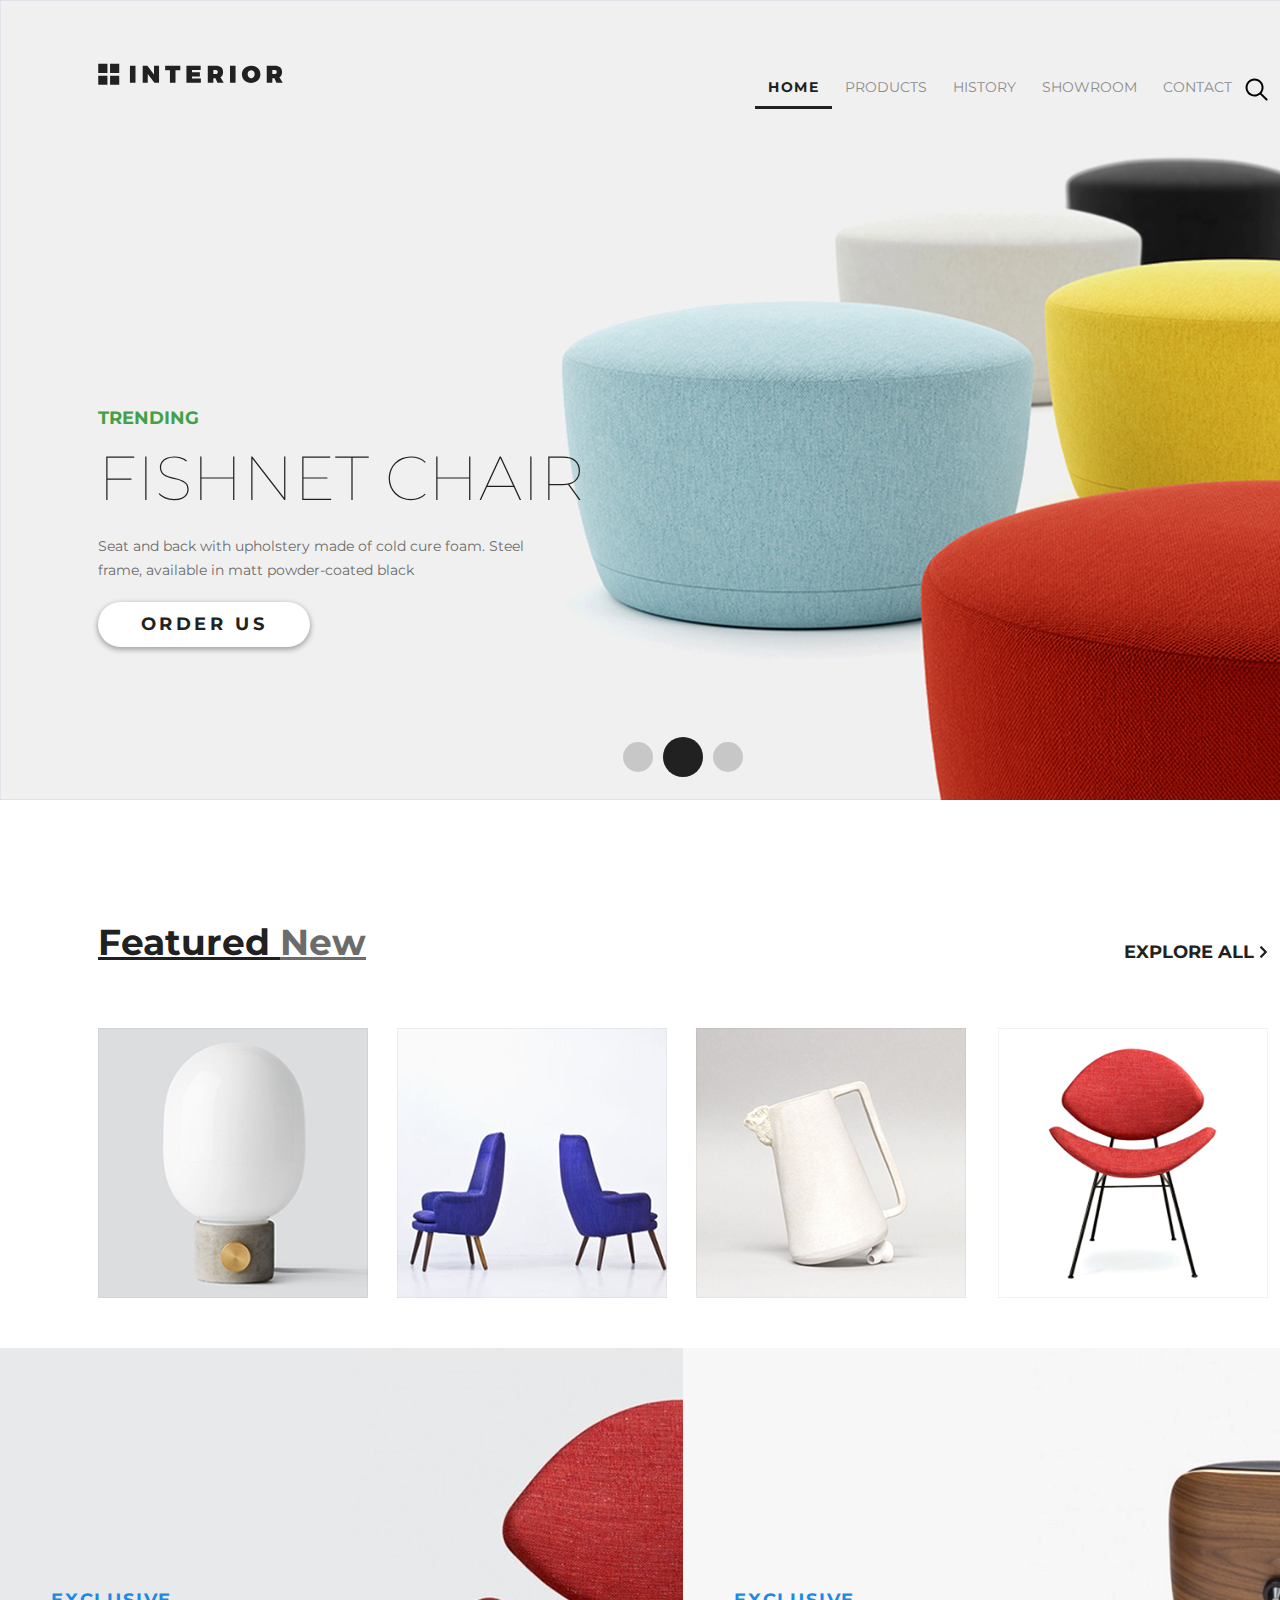
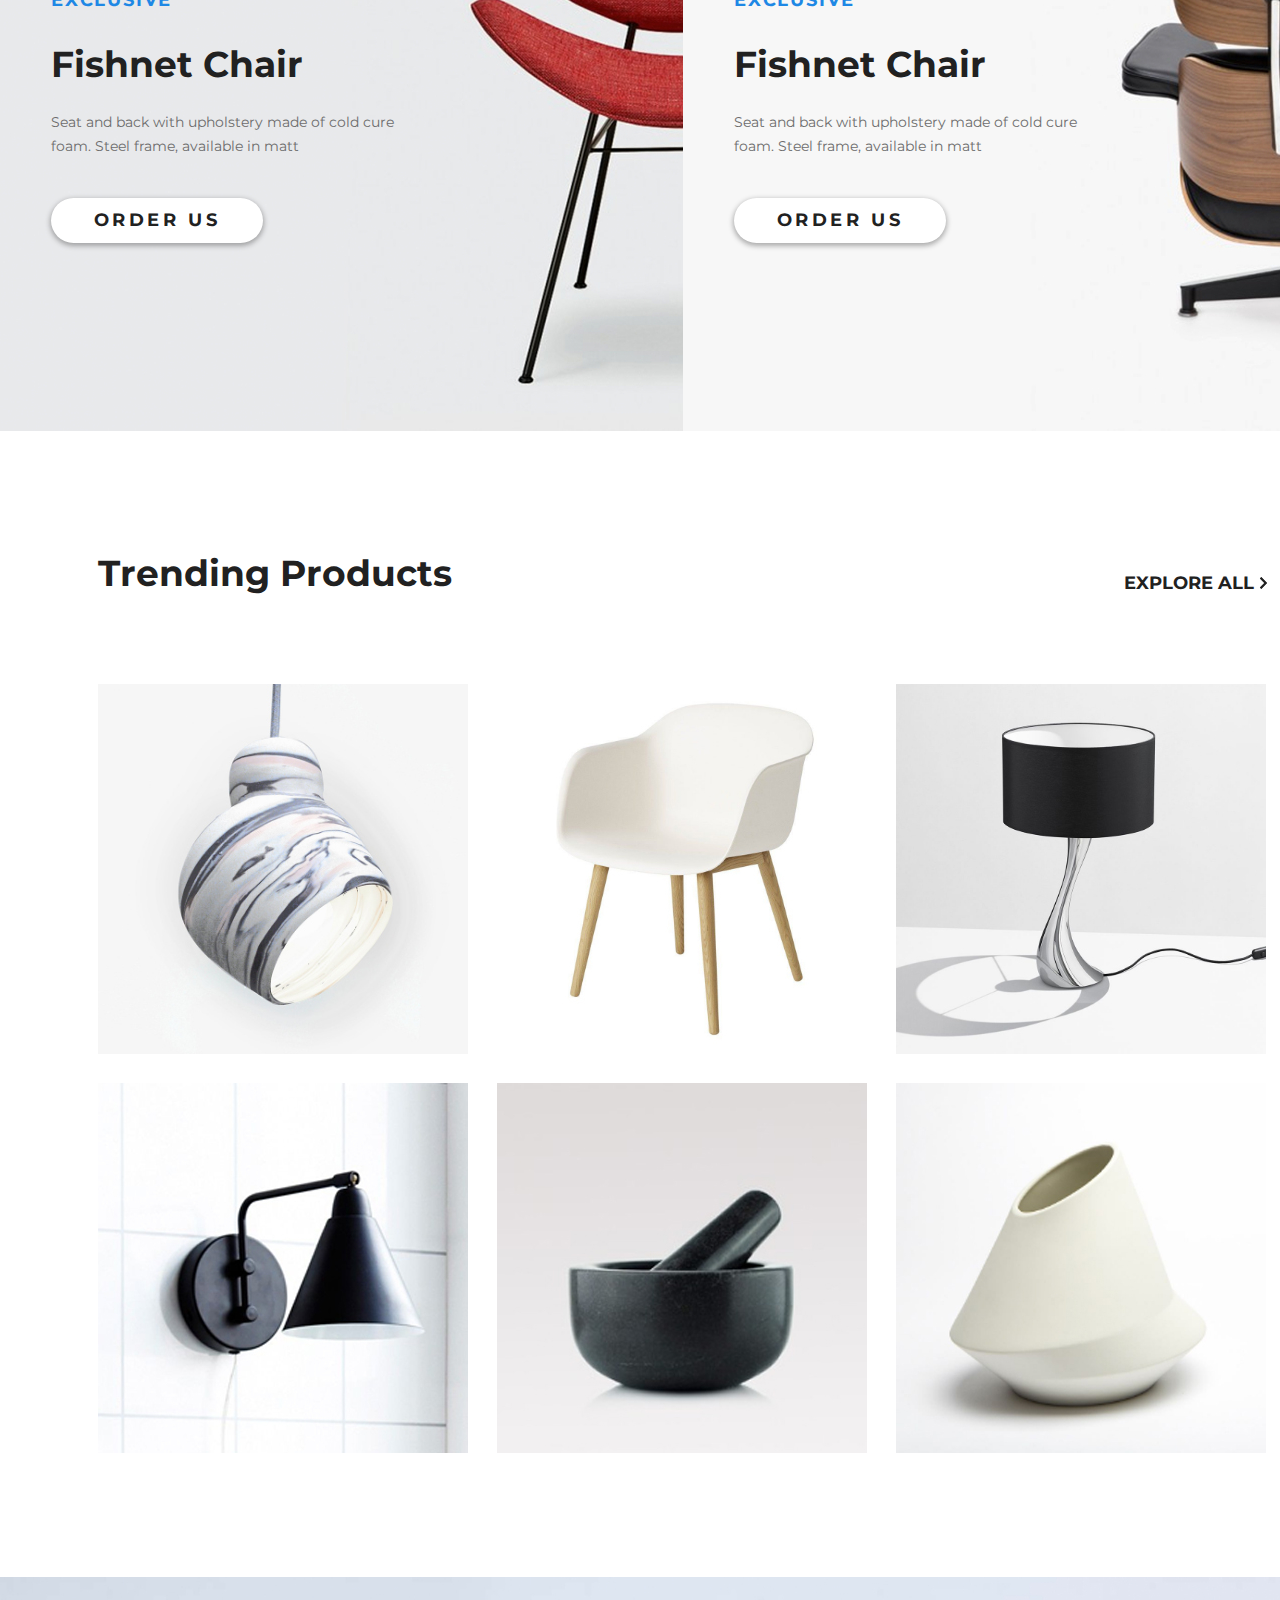
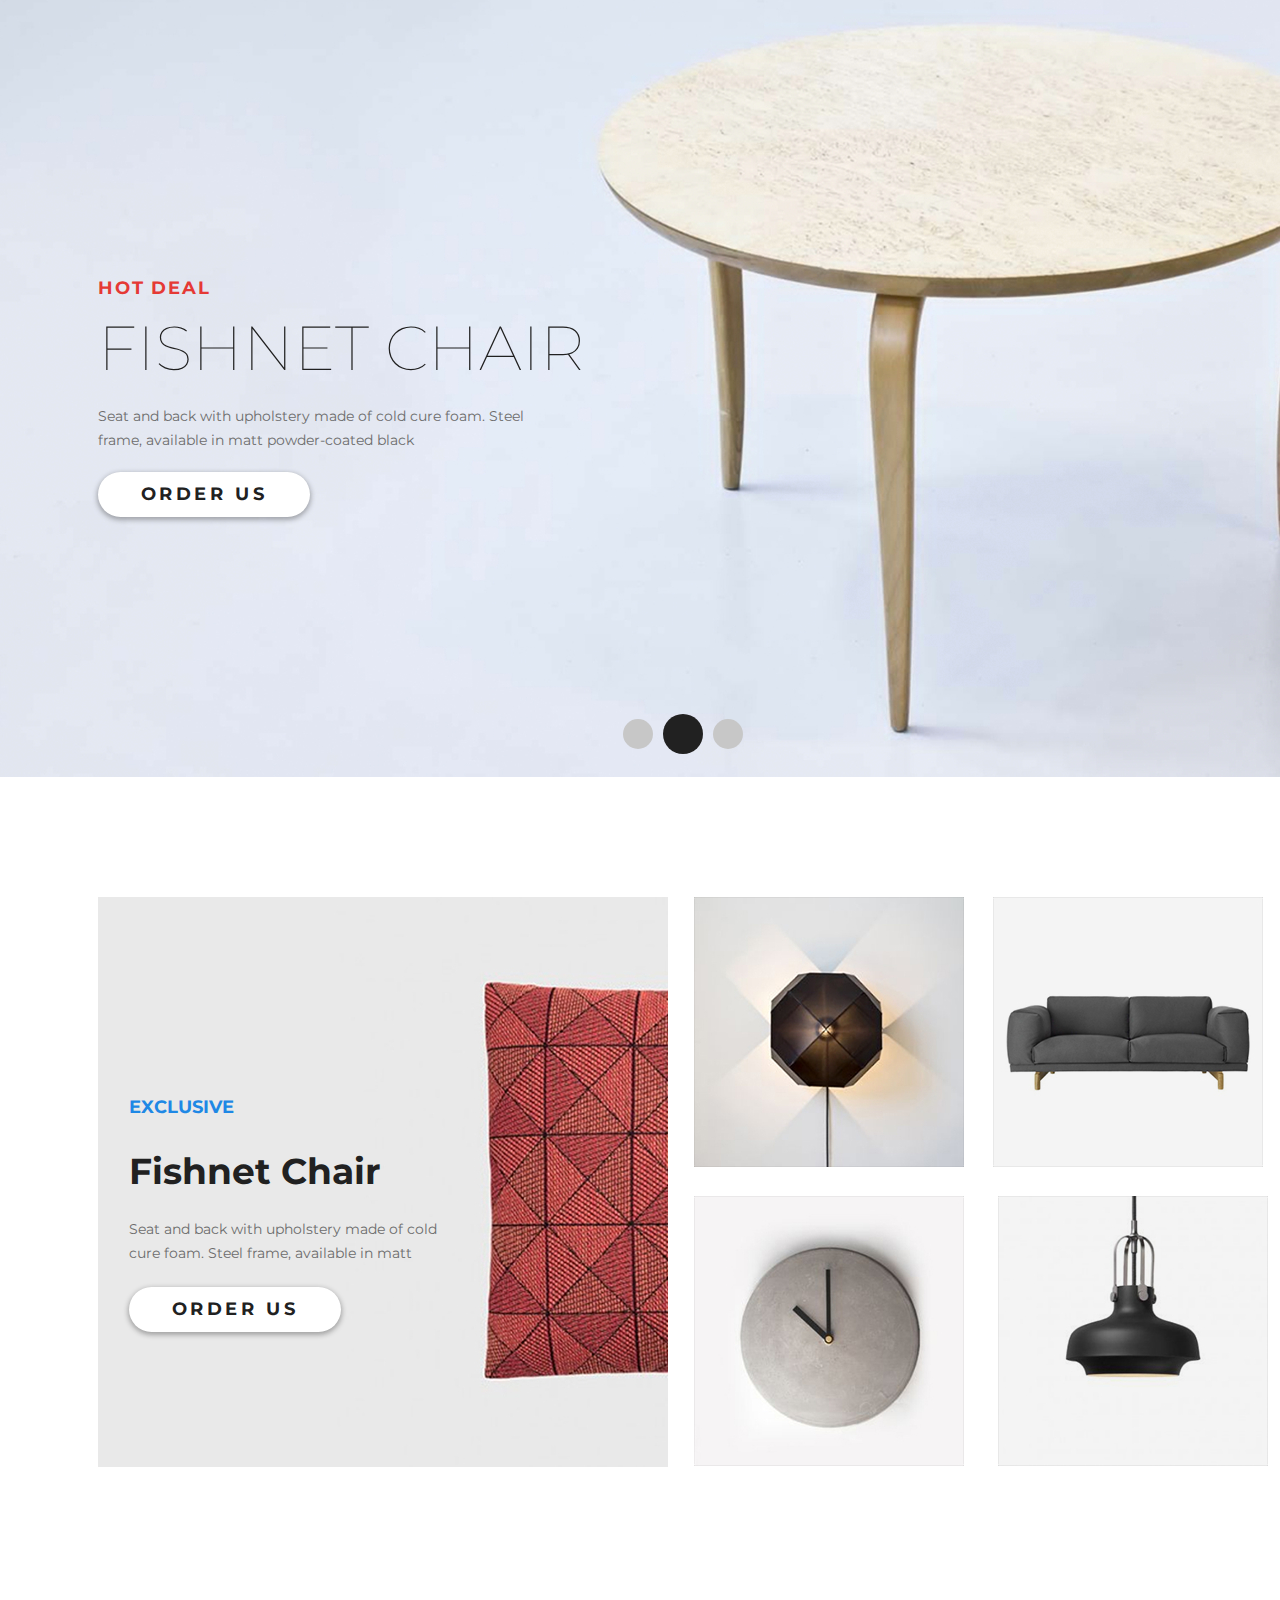
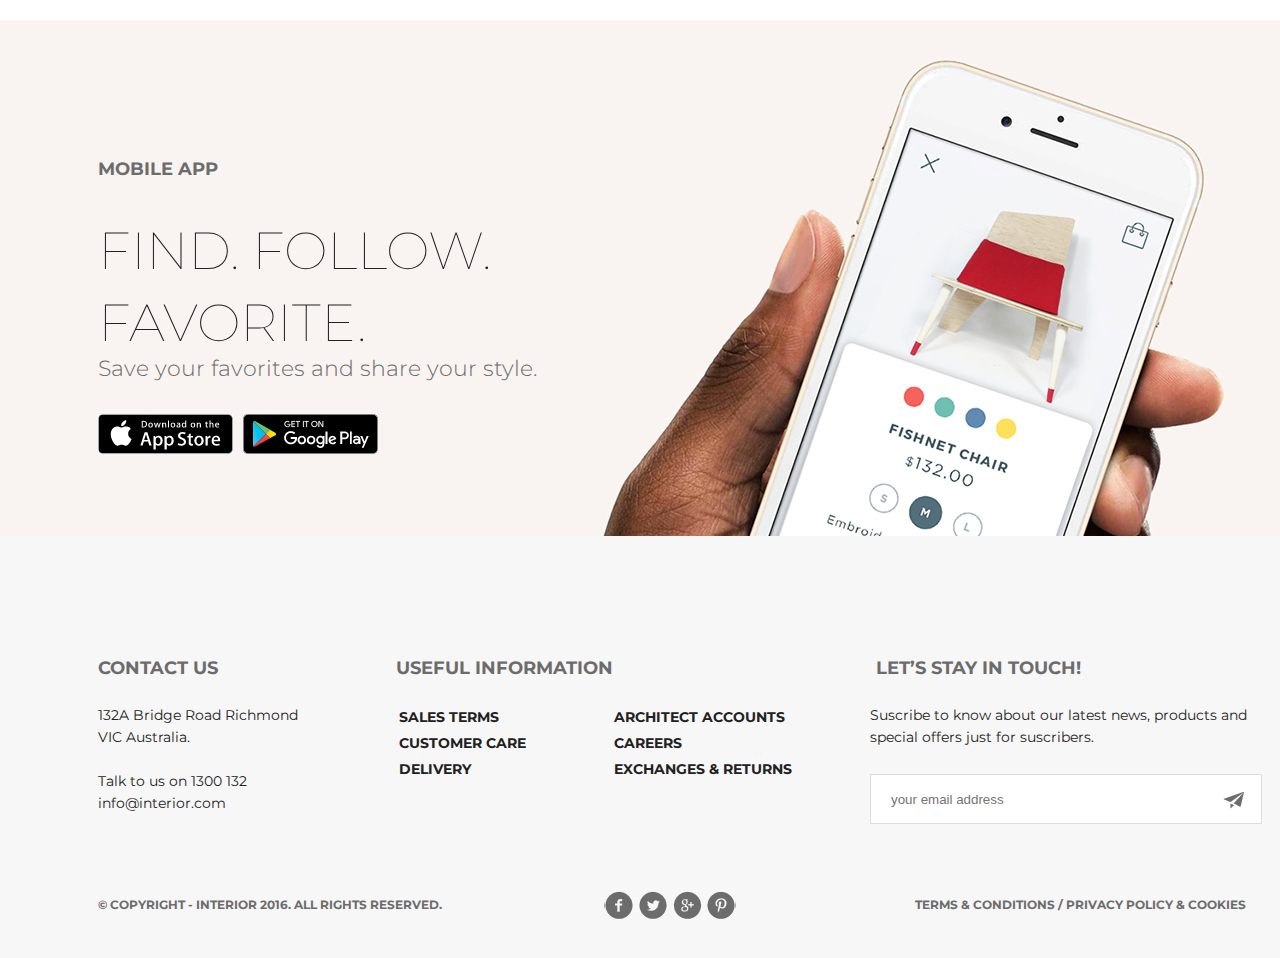
<file: index.html>
<!DOCTYPE html>
<html lang="en">

<head>
    <meta charset="UTF-8">
    <title>HomeWork</title>
    <link href="https://fonts.googleapis.com/css2?family=Montserrat:wght@100;400;700&display=swap" rel="stylesheet">
    <link rel="stylesheet" href="style.css">
</head>

<body>
    <div class="conteiner">
        <div class="slider padding-site">
            <div class="header clearfix">
                <a href="index.html"><img src="img/logo.svg" alt="logo"></a>
                <ul class="menu clearfix">
                    <li class="menu-list"><a href="index.html" class="menu-link menu-link-active">HOME</a></li>
                    <li class="menu-list"><a href="catalog.html" class="menu-link">PRODUCTS</a></li>
                    <li class="menu-list"><a href="#" class="menu-link">HISTORY</a></li>
                    <li class="menu-list"><a href="product-details.html" class="menu-link">SHOWROOM</a></li>
                    <li class="menu-list"><a href="contact.html" class="menu-link">CONTACT</a></li>
                    <li class="menu-list"><a href="index.html"><img src="img/search.svg" alt="" class="menu-list-search"></a></li>
                </ul>
            </div>
            <div class="slider-text">
                <p class="slider-trending">
                    TRENDING
                </p>
                <h2 class="slider-h2">
                    Fishnet Chair
                </h2>
                <p class="slider-content">Seat and back with upholstery made of cold cure foam. Steel frame, available in matt powder-coated black</p>
                <a href="#" class="button">Order Us</a>

            </div>
            <div class="pagination">
                <a href="#" class="circle"></a><a href="#" class="circle circle-active"></a><a href="#" class="circle"></a>

            </div>
        </div>
        <div class="gallery padding-site clearfix">
            <div class="text">
                <a href="#" class="featured">Featured </a><a href="#" class="new">New</a>
                <a href="#" class="explore-all">explore all <img src="img/arrow.svg" alt="explore-al" class="explore-arrow"></a>
            </div>
            <a href="#" class="photo product-1"><img src="img/product-1.jpg" alt="product-1">
                <div class="product-1-hover">
                    <img src="img/back.svg" alt="back" class="product-1-back">
                    <img src="img/arrow.svg" alt="arrow" class="product-1-arrow">
                    <p class="product-1-h2">Fishnet Chair</p>
                    <p class="product-1-text">Seat and back with upholstery made of cold cure foam</p>
                </div>
            </a>
            <a href="#" class="photo product-2"><img src="img/product-2.jpg" alt="product-2">
                <div class="product-2-hover">
                    <img src="img/back.svg" alt="back" class="product-2-back">
                    <img src="img/arrow.svg" alt="arrow" class="product-2-arrow">
                    <p class="product-2-h2">Fishnet Chair</p>
                    <p class="product-2-text">Seat and back with upholstery made of cold cure foam</p>
                </div>
            </a>
            <a href="#" class="photo product-3"><img src="img/product-3.jpg" alt="product-3">
                <div class="product-3-hover">
                    <img src="img/back.svg" alt="back" class="product-3-back">
                    <img src="img/arrow.svg" alt="arrow" class="product-3-arrow">
                    <p class="product-3-h2">Fishnet Chair</p>
                    <p class="product-3-text">Seat and back with upholstery made of cold cure foam</p>
                </div>
            </a>
            <a href="#" class="photo product-4"><img src="img/product-4.jpg" alt="product-4">
                <div class="product-4-hover">
                    <img src="img/back.svg" alt="back" class="product-4-back">
                    <img src="img/arrow.svg" alt="arrow" class="product-4-arrow">
                    <p class="product-4-h2">Fishnet Chair</p>
                    <p class="product-4-text">Seat and back with upholstery made of cold cure foam</p>
                </div>
            </a>

        </div>
        <div class="promo-product clearfix">
            <div class="promo-img1">
                <div class="promo-text">
                    <p class="promo-exclusive">exclusive</p>
                    <h2 class="promo-h2">Fishnet Chair</h2>
                    <p class="promo-content">Seat and back with upholstery made of cold cure foam. Steel frame, available in matt</p>
                    <a href="#" class="button">Order Us</a>
                </div>
            </div>
            <div class="promo-img2">
                <div class="promo-text">
                    <p class="promo-exclusive">exclusive</p>
                    <h2 class="promo-h2">Fishnet Chair</h2>
                    <p class="promo-content">Seat and back with upholstery made of cold cure foam. Steel frame, available in matt</p>
                    <a href="#" class="button">Order Us</a>
                </div>
            </div>
        </div>
        <div class="trending-product padding-site clearfix">
            <div class="text">
                <span class="title">Trending Products</span>
                <a href="#" class="explore-all">explore all <img src="img/arrow.svg" alt="explore-al" class="explore-arrow"></a>
            </div>
            <div class="gallery-trending">
                <img src="img/product-11.jpg" alt="product" class="product product-11">
                <img src="img/product-21.jpg" alt="product" class="product product-21">
                <img src="img/product-31.jpg" alt="product" class="product product-31">
                <img src="img/product-41.jpg" alt="product" class="product product-41">
                <img src="img/product-5.jpg" alt="product" class="product product-5">
                <img src="img/product-6.jpg" alt="product" class="product product-6">
            </div>
        </div>
        <div class="hot-product clearfix">
            <div class="hot-product padding-site">
                <div class="hot-slider-text">
                    <p class="hot-slider-trending">
                        Hot deal
                    </p>
                    <h2 class="hot-slider-h2">
                        Fishnet Chair
                    </h2>
                    <p class="hot-slider-content">Seat and back with upholstery made of cold cure foam. Steel frame, available in matt powder-coated black</p>
                    <a href="#" class="button">Order Us</a>
                    <div class="pagination">
                        <a href="#" class="circle"></a><a href="#" class="circle circle-active"></a><a href="#" class="circle"></a>

                    </div>
                </div>
            </div>
        </div>
        <div class="excluzive-product padding-site clearfix">
            <div class="excluzive-lg">
                <div class="excluzive-slider-text">
                    <p class="excluzive-slider-trending">
                        exclusive
                    </p>
                    <h2 class="excluzive-slider-h2">
                        Fishnet Chair
                    </h2>
                    <p class="excluzive-slider-content">Seat and back with upholstery made of cold cure foam. Steel frame, available in matt</p>
                    <a href="#" class="button">Order Us</a>
                </div>
            </div>
            <div class="excluzive-sm clearfix">
                <img src="img/product-2-sm.jpg" alt="product-2-sm" class="excluzive-sm1">
                <img src="img/product-3-sm.jpg" alt="product-3-sm" class="excluzive-sm2"><br>
                <img src="img/product-4-sm.jpg" alt="product-4-sm" class="excluzive-sm3">
                <img src="img/product-5-sm.jpg" alt="product-5-sm" class="excluzive-sm4">
            </div>
        </div>
        <div class="mobile-app clearfix">
            <div class="mobile-content padding-site">
                <div class="mobile-slider-text">
                    <p class="mobile-slider-app">mobile app</p>
                    <h2 class="mobile-slider-h2">Find. Follow. Favorite.</h2>
                    <p class="mobile-slider-content">Save your favorites and share your style.</p>
                    <a href="apps.apple.com"><img src="img/app-store.jpg" alt="app-store" class="mobile-app-store"></a><a href="play.google.com"><img src="img/google-play.jpg" alt="google-play" class="mobile-google-play"></a>
                </div>
            </div>
        </div>
        <div class="footer">
            <div class="footer-content padding-site">
                <div class="footer-content-us">
                    <span class="footer-content-h4">Contact Us</span><span class="footer-information-h4">Useful Information</span><span class="footer-let-h4">Let’s Stay in Touch!</span></div>
                <div class="footer-content-text">
                    <p>132A Bridge Road Richmond VIC Australia.</p><br>
                    <p>Talk to us on 1300 132 info@interior.com</p>

                </div>
                <div class="footer-information">

                    <ul class="footer-links-1">
                        <li><a href="#" class="footer-links">Sales terms</a></li>
                        <li><a href="#" class="footer-links">Customer care</a></li>
                        <li><a href="#" class="footer-links">Delivery</a></li>
                    </ul>
                    <ul class="footer-links-2">
                        <li><a href="#" class="footer-links">Architect accounts</a></li>
                        <li><a href="#" class="footer-links">Careers</a></li>
                        <li><a href="#" class="footer-links">Exchanges & returns</a></li>
                    </ul>

                </div>
                <div class="footer-let">

                    <span class="footer-let-text">Suscribe to know about our latest news, products and special offers just for suscribers.</span>

                    <div class="footer-mail">
                        <input type="text" placeholder="your email address" class="footer-input">
                        <a href="#" class="plane-mail">
                            <img src="img/plane.png" alt="">
                        </a></div>
                </div>
                <!--
                <div class="footer-copyright"><span class="footer-copyright-text">&copy; Copyright - INTERIOR 2016. All Rights Reserved.</span><span class="footer-icon"></span><span class="footer-copyright-text">Terms & Conditions / Privacy policy & Cookies</span>

                </div>-->
                <div class="footer-copyright">
                    <span class="footer-copyright-text">&copy; Copyright - INTERIOR 2016. All Rights Reserved.</span>
                    <div class="share">

                        <a class="social social-fb" href="http://www.facebook.com"></a>
                        <a class="social social-tw" href="http://twitter.com"></a>
                        <a class="social social-g" href="http://google.com"></a>
                        <a class="social social-p" href="http://pinterest.com"></a>
                    </div>
                    <span class="footer-copyright-text">Terms & Conditions / Privacy policy & Cookies</span>
                </div>
            </div>
        </div>
    </div>
</body></html>
</file>
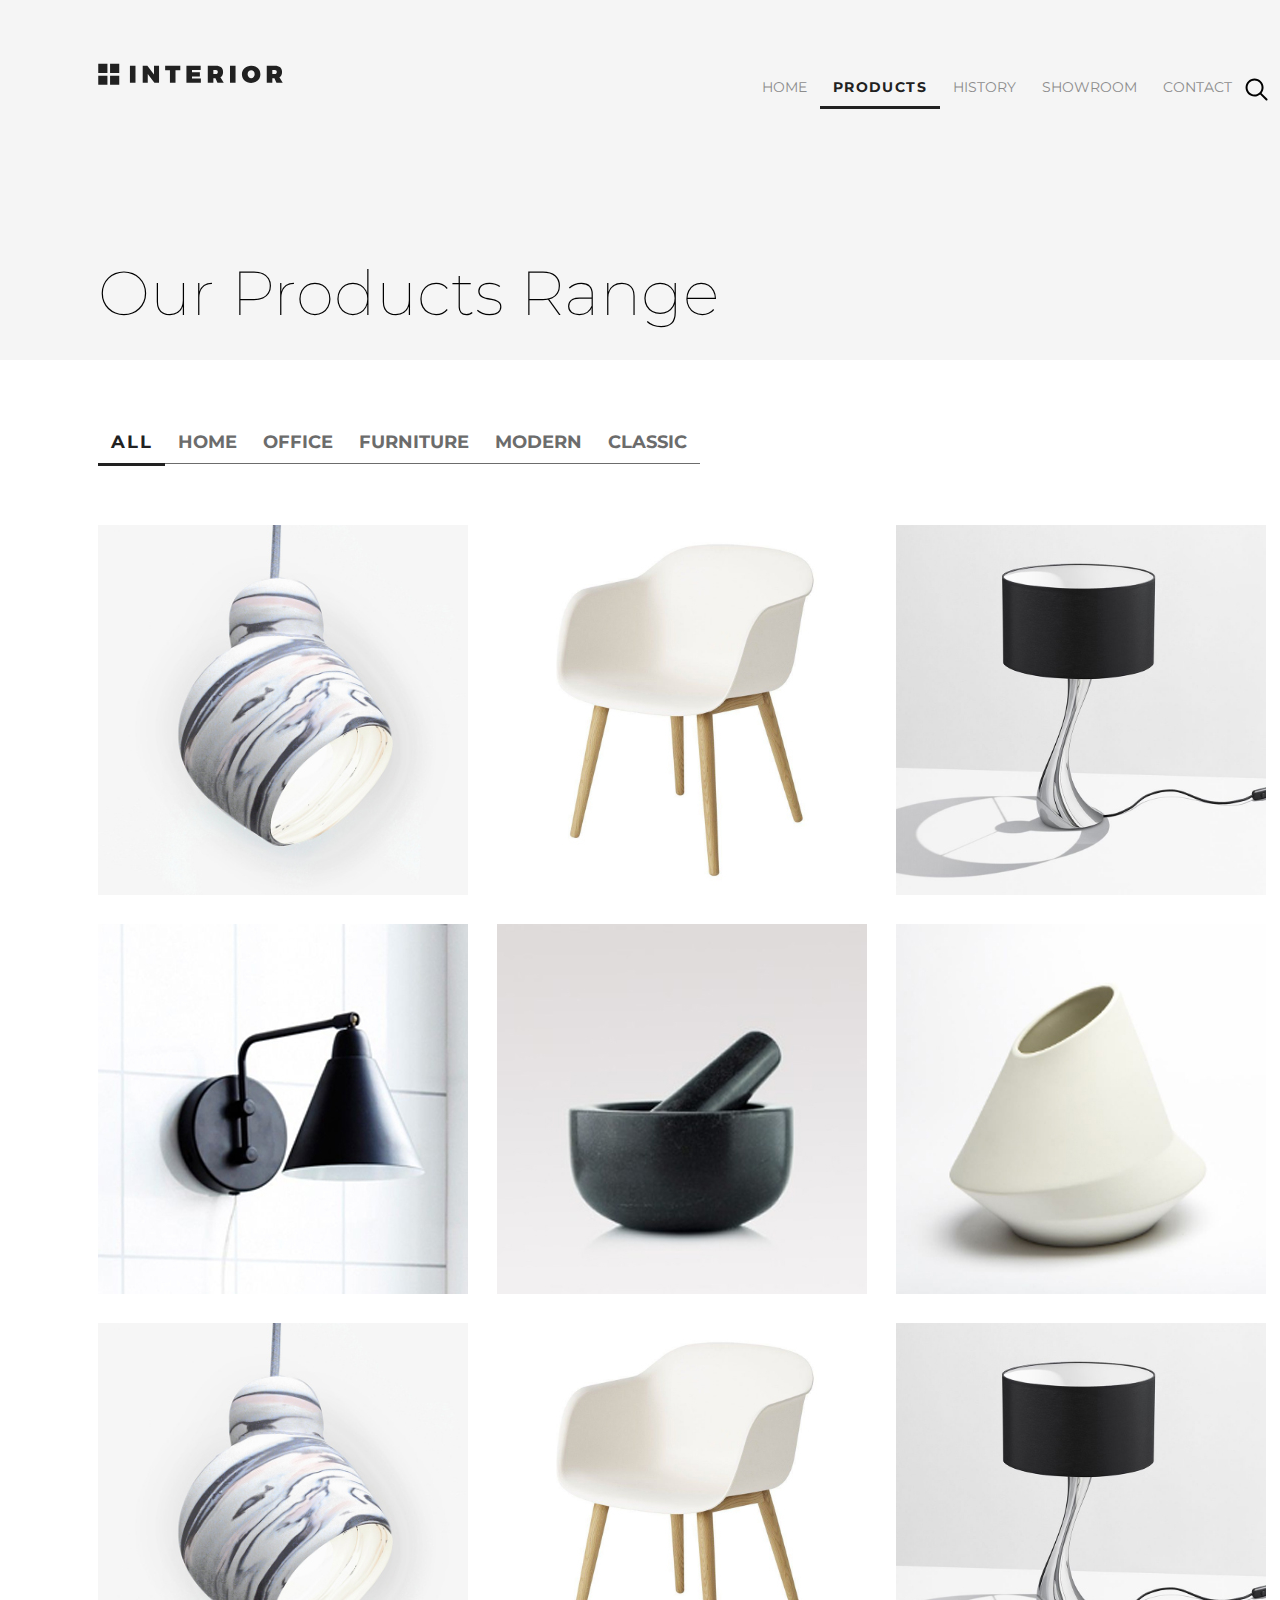
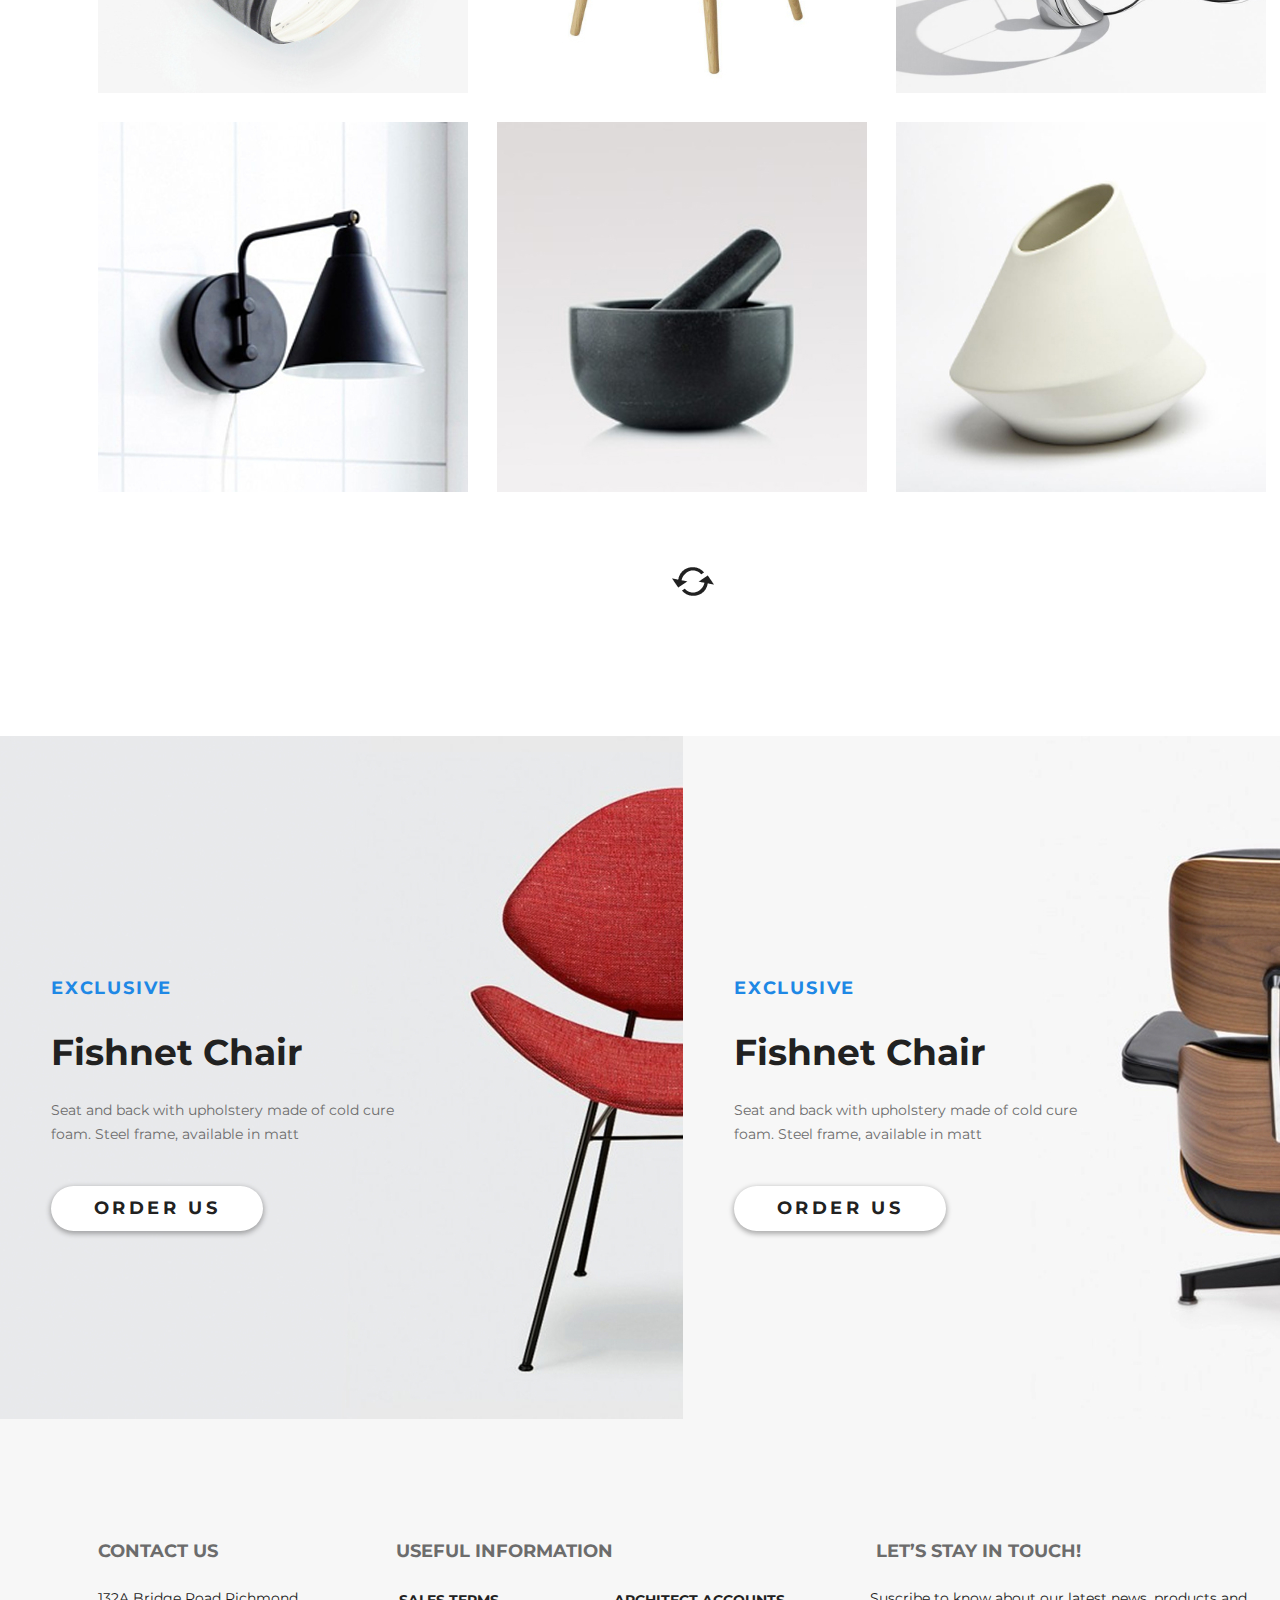
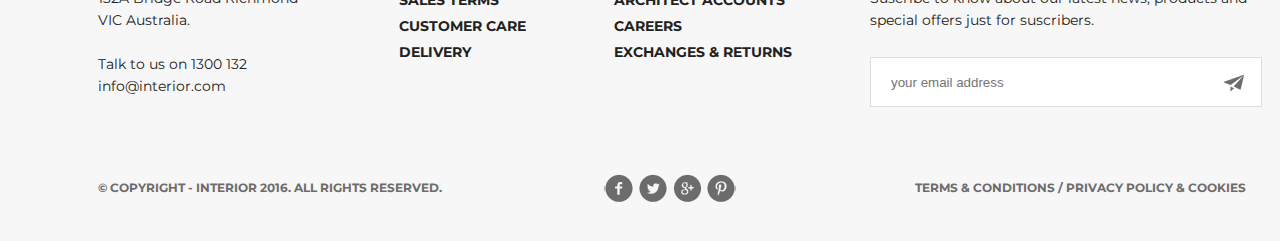
<file: catalog.html>
<!DOCTYPE html>
<html lang="en">

<head>
    <meta charset="UTF-8">
    <title>HomeWork</title>
    <link href="https://fonts.googleapis.com/css2?family=Montserrat:wght@100;400;700&display=swap" rel="stylesheet">
    <link rel="stylesheet" href="style.css">
</head>

<body>
    <div class="conteiner">
        <div class="slider-catalog padding-site">
            <div class="header clearfix">
                <a href="#"><img src="img/logo.svg" alt="logo"></a>
                <ul class="menu clearfix">
                    <li class="menu-list"><a href="index.html" class="menu-link">HOME</a></li>
                    <li class="menu-list"><a href="catalog.html" class="menu-link menu-link-active">PRODUCTS</a></li>
                    <li class="menu-list"><a href="#" class="menu-link">HISTORY</a></li>
                    <li class="menu-list"><a href="product-details.html" class="menu-link">SHOWROOM</a></li>
                    <li class="menu-list"><a href="contact.html" class="menu-link">CONTACT</a></li>
                    <li class="menu-list"><a href="#"><img src="img/search.svg" alt="" class="menu-list-search"></a></li>
                </ul>
                <div class="header-catalog">
                    <h2 class="header-catalog-text">
                        Our Products Range
                    </h2>
                </div>
            </div>
        </div>
        <div class="tab-control padding-site clearfix">
            <div class="catalog-text-menu">
                <ul class="catalog-menu">
                    <li class="menu-list"><a href="#" class="menu-link-catalog menu-link-catalog-active">All</a></li>
                    <li class="menu-list"><a href="#" class="menu-link-catalog">HOME</a></li>
                    <li class="menu-list"><a href="#" class="menu-link-catalog">OFFICE</a></li>
                    <li class="menu-list"><a href="#" class="menu-link-catalog">FURNITURE</a></li>
                    <li class="menu-list"><a href="#" class="menu-link-catalog">MODERN</a></li>
                    <li class="menu-list"><a href="#" class="menu-link-catalog">CLASSIC</a></li>
                </ul>
            </div><br>
            <div class="gallery-trending-tab">
                <img src="img/product-11.jpg" alt="product" class="product product-11">
                <img src="img/product-21.jpg" alt="product" class="product product-21">
                <img src="img/product-31.jpg" alt="product" class="product product-31">
                <img src="img/product-41.jpg" alt="product" class="product product-41">
                <img src="img/product-5.jpg" alt="product" class="product product-5">
                <img src="img/product-6.jpg" alt="product" class="product product-6">
            </div>
            <div class="gallery-trending-tab set-2">
                <img src="img/product-11.jpg" alt="product" class="product product-11">
                <img src="img/product-21.jpg" alt="product" class="product product-21">
                <img src="img/product-31.jpg" alt="product" class="product product-31">
                <img src="img/product-41.jpg" alt="product" class="product product-41">
                <img src="img/product-5.jpg" alt="product" class="product product-5">
                <img src="img/product-6.jpg" alt="product" class="product product-6">
            </div>
        </div>
        <div class="refresh"><a href="#"><img src="img/refresh.png" alt="refresh"></a></div>
        <div class="promo-product clearfix">
            <div class="promo-img1">
                <div class="promo-text">
                    <p class="promo-exclusive">exclusive</p>
                    <h2 class="promo-h2">Fishnet Chair</h2>
                    <p class="promo-content">Seat and back with upholstery made of cold cure foam. Steel frame, available in matt</p>
                    <a href="#" class="button">Order Us</a>
                </div>
            </div>
            <div class="promo-img2">
                <div class="promo-text">
                    <p class="promo-exclusive">exclusive</p>
                    <h2 class="promo-h2">Fishnet Chair</h2>
                    <p class="promo-content">Seat and back with upholstery made of cold cure foam. Steel frame, available in matt</p>
                    <a href="#" class="button">Order Us</a>
                </div>
            </div>
        </div>

        <div class="footer">
            <div class="footer-content padding-site">
                <div class="footer-content-us">
                    <span class="footer-content-h4">Contact Us</span><span class="footer-information-h4">Useful Information</span><span class="footer-let-h4">Let’s Stay in Touch!</span></div>
                <div class="footer-content-text">
                    <p>132A Bridge Road Richmond VIC Australia.</p><br>
                    <p>Talk to us on 1300 132 info@interior.com</p>

                </div>
                <div class="footer-information">

                    <ul class="footer-links-1">
                        <li><a href="#" class="footer-links">Sales terms</a></li>
                        <li><a href="#" class="footer-links">Customer care</a></li>
                        <li><a href="#" class="footer-links">Delivery</a></li>
                    </ul>
                    <ul class="footer-links-2">
                        <li><a href="#" class="footer-links">Architect accounts</a></li>
                        <li><a href="#" class="footer-links">Careers</a></li>
                        <li><a href="#" class="footer-links">Exchanges & returns</a></li>
                    </ul>

                </div>
                <div class="footer-let">

                    <span class="footer-let-text">Suscribe to know about our latest news, products and special offers just for suscribers.</span>
                    <div class="footer-mail">
                        <input type="text" placeholder="your email address" class="footer-input">
                        <a href="#" class="plane-mail">
                            <img src="img/plane.png" alt="">
                        </a></div>
                </div>
                <!--
                <div class="footer-copyright"><span class="footer-copyright-text">&copy; Copyright - INTERIOR 2016. All Rights Reserved.</span><span class="footer-icon"></span><span class="footer-copyright-text">Terms & Conditions / Privacy policy & Cookies</span>

                </div>-->
                <div class="footer-copyright">
                    <span class="footer-copyright-text">&copy; Copyright - INTERIOR 2016. All Rights Reserved.</span>
                    <div class="share">

                        <a class="social social-fb" href="http://www.facebook.com"></a>
                        <a class="social social-tw" href="http://twitter.com"></a>
                        <a class="social social-g" href="http://google.com"></a>
                        <a class="social social-p" href="http://pinterest.com"></a>
                    </div>
                    <span class="footer-copyright-text">Terms & Conditions / Privacy policy & Cookies</span>
                </div>
            </div>
        </div>
    </div>
</body>

</html>
</file>
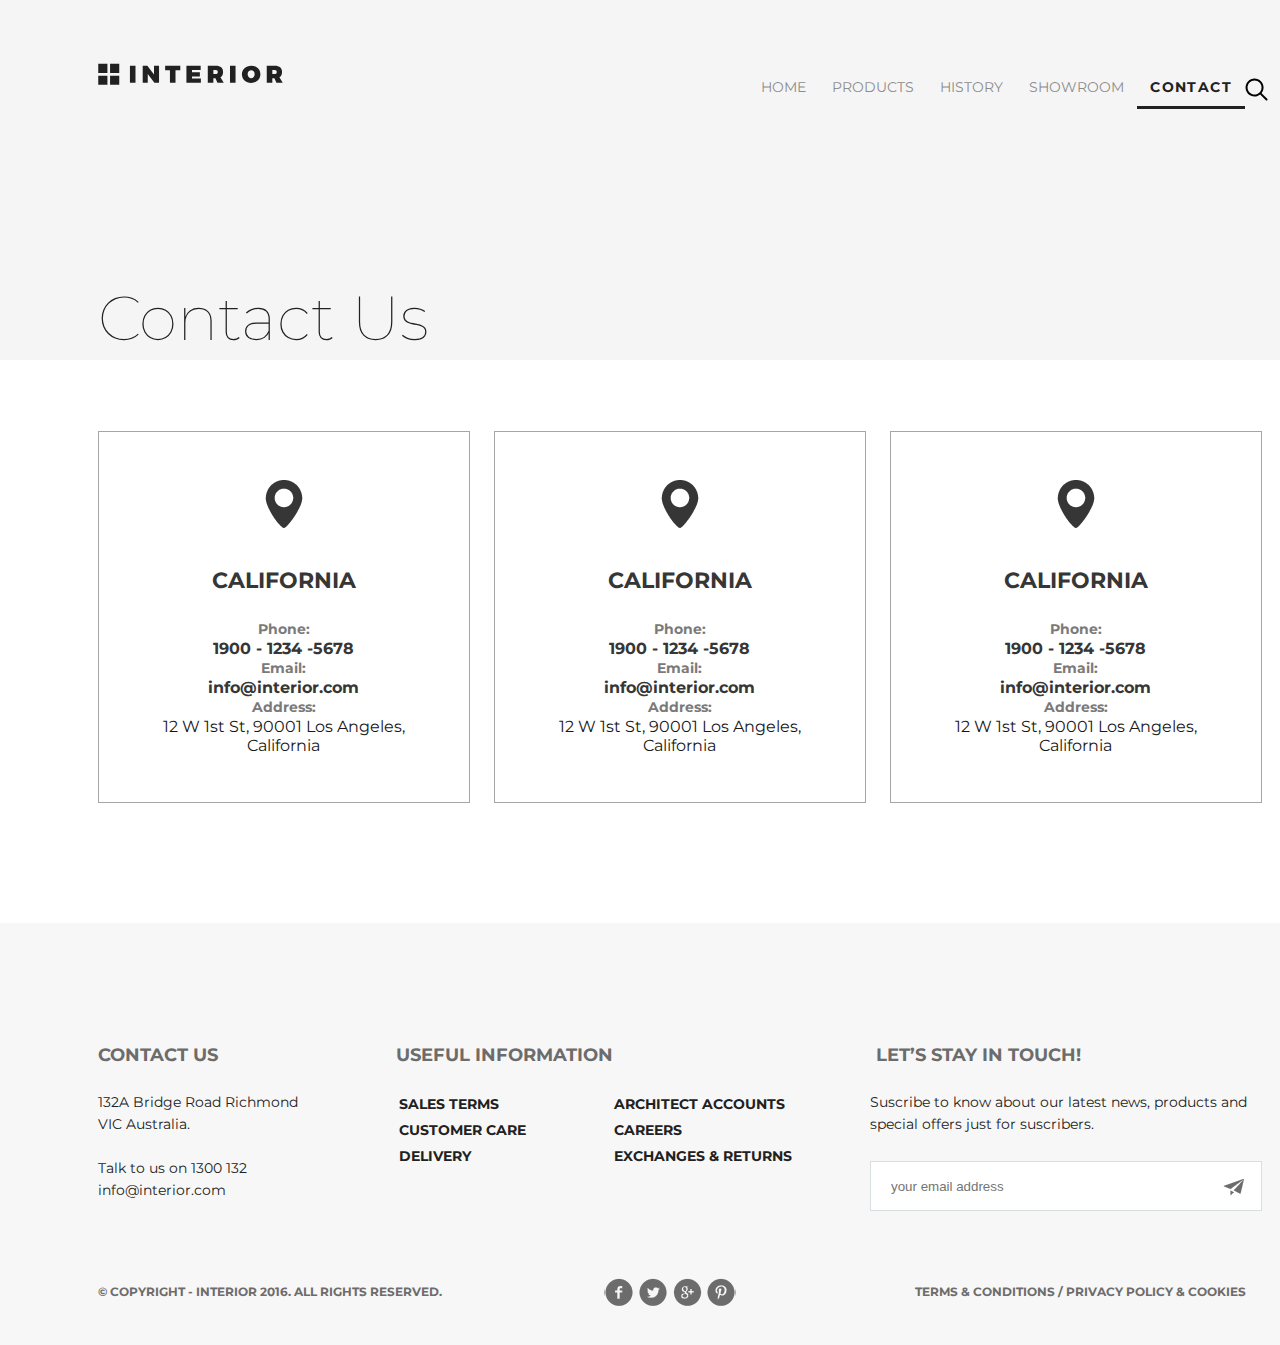
<file: contact.html>
<!DOCTYPE html>
<html lang="en">

<head>
    <meta charset="UTF-8">
    <title>HomeWork</title>
    <link href="https://fonts.googleapis.com/css2?family=Montserrat:wght@100;400;700&display=swap" rel="stylesheet">
    <link rel="stylesheet" href="style.css">
</head>

<body>
    <div class="conteiner">
        <div class="slider-contact padding-site">
            <div class="header clearfix">
                <a href="index.html"><img src="img/logo.svg" alt="logo"></a>
                <ul class="menu clearfix">
                    <li class="menu-list"><a href="index.html" class="menu-link">HOME</a></li>
                    <li class="menu-list"><a href="catalog.html" class="menu-link">PRODUCTS</a></li>
                    <li class="menu-list"><a href="#" class="menu-link">HISTORY</a></li>
                    <li class="menu-list"><a href="product-details.html" class="menu-link">SHOWROOM</a></li>
                    <li class="menu-list"><a href="contact.html" class="menu-link menu-link-active">CONTACT</a></li>
                    <li class="menu-list"><a href="index.html"><img src="img/search.svg" alt="" class="menu-list-search"></a></li>
                </ul>
            </div>
            <div class="slider-text-contact">
                <h2 class="slider-h2-contact">
                    Contact Us
                </h2>
            </div>
        </div>

        <div class="main-contacts padding-site">
            <div class="location">
                <div class="location-contacts location-1">

                    <img src="img/locashion.png" alt="locashion" class="location-mark">
                    <h3 class="locashion-h3">California</h3>
                    <div class="locashion-content">

                        <p class="phone">Phone:</p>
                        <p class="data">1900 - 1234 -5678</p>
                        <p class="phone">Email:</p>
                        <p class="data">info@interior.com</p>
                        <p class="phone">Address:</p>
                        <p class="address">12 W 1st St, 90001 Los Angeles, California</p>
                    </div>
                </div>
                <div class="location-contacts location-2">
                    <img src="img/locashion.png" alt="locashion" class="location-mark">
                    <h3 class="locashion-h3">California</h3>
                    <div class="locashion-content">

                        <p class="phone">Phone:</p>
                        <p class="data">1900 - 1234 -5678</p>
                        <p class="phone">Email:</p>
                        <p class="data">info@interior.com</p>
                        <p class="phone">Address:</p>
                        <p class="address">12 W 1st St, 90001 Los Angeles, California</p>
                    </div>
                </div>
                <div class="location-contacts location-3">
                    <img src="img/locashion.png" alt="locashion" class="location-mark">
                    <h3 class="locashion-h3">California</h3>
                    <div class="locashion-content">

                        <p class="phone">Phone:</p>
                        <p class="data">1900 - 1234 -5678</p>
                        <p class="phone">Email:</p>
                        <p class="data">info@interior.com</p>
                        <p class="phone">Address:</p>
                        <p class="address">12 W 1st St, 90001 Los Angeles, California</p>
                    </div>
                </div>
            </div>
        </div>
        <!-- <div class="location padding-site">
            <div class="location-1">
               <div>
                   <img src="img/locashion.png" alt="locashion" class="location-icon">
               </div>
                <h2 class="location-h2">California</h2>
                <div class="location-content">
                <p>Phone:</p>
 <p>1900 - 1234 -5678</p>
 <p>Email:</p>
 <p>info@interior.com</p>
 <p>Address:</p>
 <p>12 W 1st St, 90001 Los Angeles, California</p></div>
            </div>
            <div class="location-2"></div>
            <div class="location-3"></div>
        </div>-->

        <div class="footer">
            <div class="footer-content padding-site">
                <div class="footer-content-us">
                    <span class="footer-content-h4">Contact Us</span><span class="footer-information-h4">Useful Information</span><span class="footer-let-h4">Let’s Stay in Touch!</span></div>
                <div class="footer-content-text">
                    <p>132A Bridge Road Richmond VIC Australia.</p><br>
                    <p>Talk to us on 1300 132 info@interior.com</p>

                </div>
                <div class="footer-information">

                    <ul class="footer-links-1">
                        <li><a href="#" class="footer-links">Sales terms</a></li>
                        <li><a href="#" class="footer-links">Customer care</a></li>
                        <li><a href="#" class="footer-links">Delivery</a></li>
                    </ul>
                    <ul class="footer-links-2">
                        <li><a href="#" class="footer-links">Architect accounts</a></li>
                        <li><a href="#" class="footer-links">Careers</a></li>
                        <li><a href="#" class="footer-links">Exchanges & returns</a></li>
                    </ul>

                </div>
                <div class="footer-let">

                    <span class="footer-let-text">Suscribe to know about our latest news, products and special offers just for suscribers.</span>

                    <div class="footer-mail">
                        <input type="text" placeholder="your email address" class="footer-input">
                        <a href="#" class="plane-mail">
                            <img src="img/plane.png" alt="plane-mail">
                        </a></div>
                </div>
                <!--
                <div class="footer-copyright"><span class="footer-copyright-text">&copy; Copyright - INTERIOR 2016. All Rights Reserved.</span><span class="footer-icon"></span><span class="footer-copyright-text">Terms & Conditions / Privacy policy & Cookies</span>

                </div>-->
                <div class="footer-copyright">
                    <span class="footer-copyright-text">&copy; Copyright - INTERIOR 2016. All Rights Reserved.</span>
                    <div class="share">

                        <a class="social social-fb" href="http://www.facebook.com"></a>
                        <a class="social social-tw" href="http://twitter.com"></a>
                        <a class="social social-g" href="http://google.com"></a>
                        <a class="social social-p" href="http://pinterest.com"></a>
                    </div>
                    <span class="footer-copyright-text">Terms & Conditions / Privacy policy & Cookies</span>
                </div>

            </div>
        </div>
    </div>

</body>

</html>
</file>
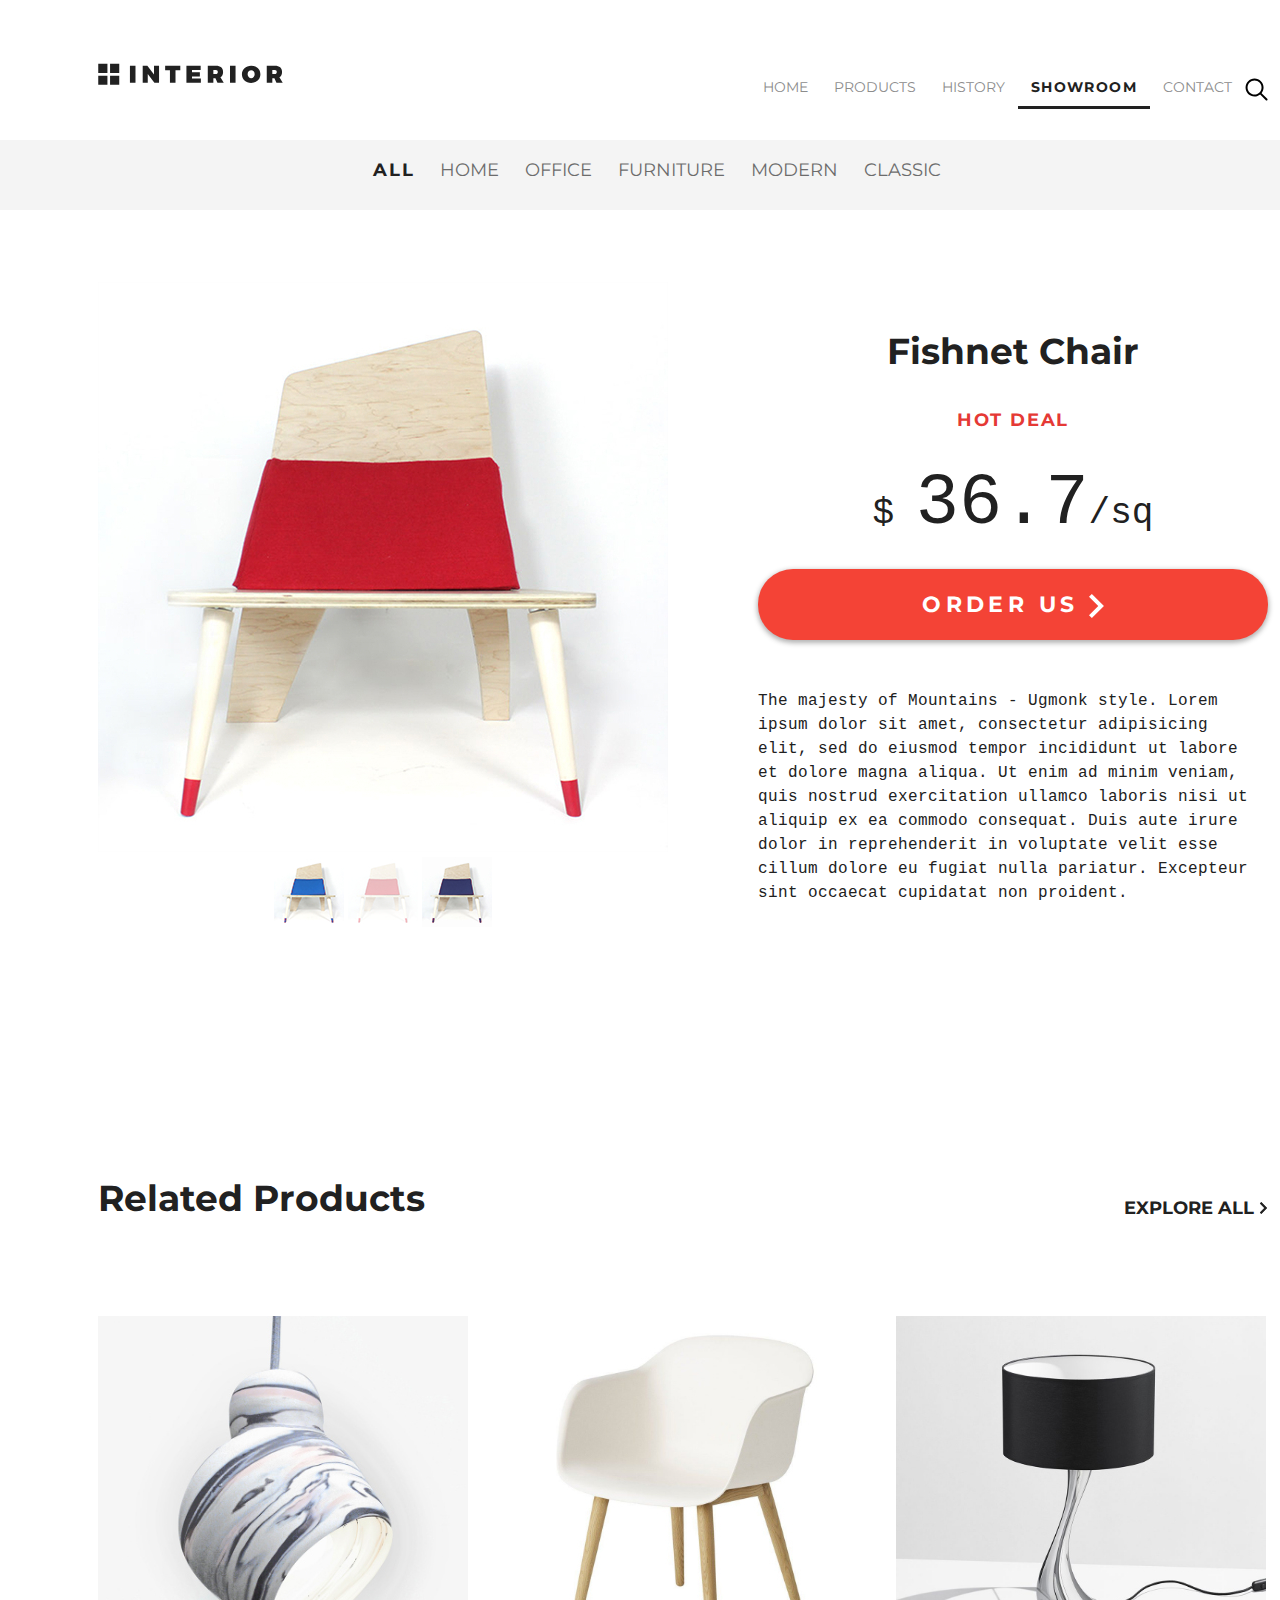
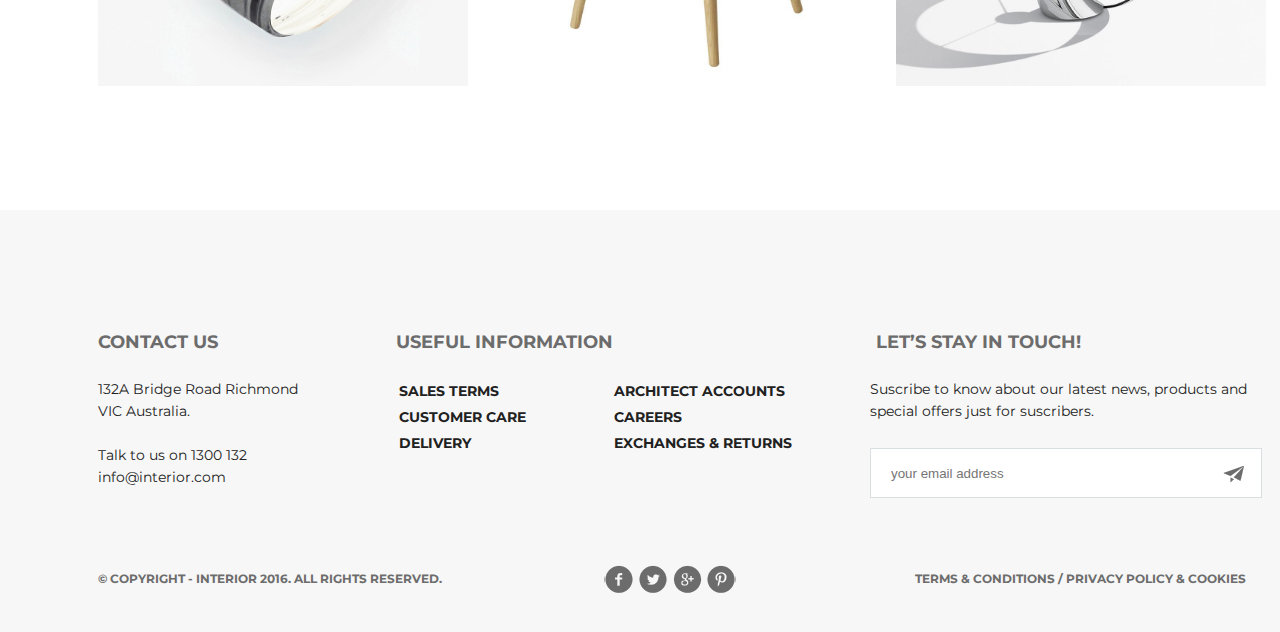
<file: product-details.html>
<!DOCTYPE html>
<html lang="en">

<head>
    <meta charset="UTF-8">
    <title>HomeWork</title>
    <link href="https://fonts.googleapis.com/css2?family=Montserrat:wght@100;400;700&display=swap" rel="stylesheet">
    <link rel="stylesheet" href="style.css">
</head>

<body>
    <div class="conteiner">
        <div class="header padding-site clearfix">
            <a href="index.html"><img src="img/logo.svg" alt="logo"></a>
            <ul class="menu clearfix">
                <li class="menu-list"><a href="index.html" class="menu-link">HOME</a></li>
                <li class="menu-list"><a href="catalog.html" class="menu-link">PRODUCTS</a></li>
                <li class="menu-list"><a href="#" class="menu-link">HISTORY</a></li>
                <li class="menu-list"><a href="product-details.html" class="menu-link menu-link-active">SHOWROOM</a></li>
                <li class="menu-list"><a href="contact.html" class="menu-link">CONTACT</a></li>
                <li class="menu-list"><a href="index.html"><img src="img/search.svg" alt="" class="menu-list-search"></a></li>
            </ul>

        </div>
        <div class="header-menu-links clearfix">
            <ul class="menu-product ">

                <li class="menu-list"><a href="" class="menu-links menu-links-active">All</a></li>
                <li class="menu-list"><a href="" class="menu-links ">HOME</a></li>
                <li class="menu-list"><a href="" class="menu-links ">OFFICE</a></li>
                <li class="menu-list"><a href="" class="menu-links ">FURNITURE</a></li>
                <li class="menu-list"><a href="" class="menu-links ">MODERN</a></li>
                <li class="menu-list"><a href="" class="menu-links">CLASSIC</a></li>
            </ul>
        </div>
        <div class="main-product padding-site">
            <div class="product-slider">
                <a href="#"><img src="img/slider1.jpg" alt="product"></a>
           <!-- <div class="product-slider-1">-->
                <a class="product-slider-1" href="#"><img src="img/controll.jpg" alt="product1"></a>
                 <a class="product-slider-1" href="#"><img src="img/controll2.jpg" alt="product2"></a>
                 <a href="#"><img class="product-slider-1" src="img/controll11.jpg" alt="product3"></a></div>
           <div class="product-slider-text">
                <h3 class="product-slider-h3">Fishnet Chair</h3>
                <p class="product-slider-hot">Hot Deal</p>
                <p class="product-slider-price1">$ <span class="product-slider-price2">36.7</span>/sq</p>
                <a href="#" class="product-button">Order Us  <img class="arrow-white" src="img/arrow-white.svg" alt="arrow-white"></a>
                <p class="product-slider-content">The majesty of Mountains - Ugmonk style.
                    Lorem ipsum dolor sit amet, consectetur adipisicing elit, sed do eiusmod tempor incididunt ut labore
                    et dolore magna aliqua. Ut enim ad minim veniam, quis nostrud exercitation ullamco laboris nisi ut aliquip ex ea commodo consequat.
                    Duis aute irure dolor in reprehenderit in voluptate velit esse cillum dolore eu fugiat nulla pariatur. Excepteur sint occaecat cupidatat non proident.
                </p>
            </div>
            <div class="product-details-trending">
            <div class="trending-product clearfix">
                <div class="text-product">
                    <span class="title">Related Products</span>
                    <a href="#" class="explore-all">explore all <img src="img/arrow.svg" alt="explore-al" class="explore-arrow"></a>
                </div>
                <div class="gallery-trending">
                    <img src="img/product-11.jpg" alt="product" class="product product-11">
                    <img src="img/product-21.jpg" alt="product" class="product product-21">
                    <img src="img/product-31.jpg" alt="product" class="product product-31">
                </div>
            </div>
        </div></div>
        <div class="footer">
            <div class="footer-content padding-site">
                <div class="footer-content-us">
                    <span class="footer-content-h4">Contact Us</span><span class="footer-information-h4">Useful Information</span><span class="footer-let-h4">Let’s Stay in Touch!</span></div>
                <div class="footer-content-text">
                    <p>132A Bridge Road Richmond VIC Australia.</p><br>
                    <p>Talk to us on 1300 132 info@interior.com</p>

                </div>
                <div class="footer-information">

                    <ul class="footer-links-1">
                        <li><a href="#" class="footer-links">Sales terms</a></li>
                        <li><a href="#" class="footer-links">Customer care</a></li>
                        <li><a href="#" class="footer-links">Delivery</a></li>
                    </ul>
                    <ul class="footer-links-2">
                        <li><a href="#" class="footer-links">Architect accounts</a></li>
                        <li><a href="#" class="footer-links">Careers</a></li>
                        <li><a href="#" class="footer-links">Exchanges & returns</a></li>
                    </ul>

                </div>
                <div class="footer-let">

                    <span class="footer-let-text">Suscribe to know about our latest news, products and special offers just for suscribers.</span>

                    <div class="footer-mail">
                        <input type="text" placeholder="your email address" class="footer-input">
                        <a href="#" class="plane-mail">
                            <img src="img/plane.png" alt="plane-mail">
                        </a></div>
                </div>
                <!--
                <div class="footer-copyright"><span class="footer-copyright-text">&copy; Copyright - INTERIOR 2016. All Rights Reserved.</span><span class="footer-icon"></span><span class="footer-copyright-text">Terms & Conditions / Privacy policy & Cookies</span>

                </div>-->
                <div class="footer-copyright">
                    <span class="footer-copyright-text">&copy; Copyright - INTERIOR 2016. All Rights Reserved.</span>
                    <div class="share">

                        <a class="social social-fb" href="http://www.facebook.com"></a>
                        <a class="social social-tw" href="http://twitter.com"></a>
                        <a class="social social-g" href="http://google.com"></a>
                        <a class="social social-p" href="http://pinterest.com"></a>
                    </div>
                    <span class="footer-copyright-text">Terms & Conditions / Privacy policy & Cookies</span>
                </div>
            </div>
        </div>
    </div>
</body>

</html>
</file>
<file: style.css>
* {
    margin: 0;
    padding: 0;
}

body {
    font-family: 'Montserrat', sans-serif;
}

.clearfix:after {
    content: "";
    display: table;
    clear: both;
}

.conteiner {
    width: 1366px;
    margin: 0 auto;
    box-sizing: border-box;

}

.slider {
    height: 800px;
    background-image: url(img/slider-img.jpg);
    position: relative;
}

.slider-contact {
    height: 360px;
    background-color: #f5f5f5;
}

.padding-site {
    padding-left: 98px;
    padding-right: 98px;
}

.header {
    padding-top: 63px;

}

.logo {
    width: 185px;
    height: 22px;

}

.menu {
    float: right;

}

.menu-list {
    list-style-type: none;
    float: left;
}

.menu-link {
    text-decoration: none;
    color: #8c8c8c;
    font-size: 14px;
    font-weight: 400;
    line-height: 48px;
    text-transform: uppercase;
    padding: 10px 13px;
}

.menu-link:hover {
    color: #212121;
    font-weight: 700;
    letter-spacing: 1.4px;
    border-bottom: 3px solid #212121;
    box-sizing: border-box;


}

.menu-link-active {
    color: #212121;
    font-weight: 700;
    letter-spacing: 1.4px;
    border-bottom: 3px solid #212121;
}


.menu-list-search {
    margin-top: 15px;
}

.slider-text {
    margin-top: 283px;
}

.slider-text-contact {
    margin-top: 171px;
}


.slider-trending {

    color: #43a047;
    font-size: 18px;
    font-weight: 700;
    line-height: 48px;
    text-transform: uppercase;

}

.slider-h2 {

    color: #212121;
    font-size: 62px;
    font-weight: 100;
    line-height: 72px;
    text-transform: uppercase;
}

.slider-h2-contact {
    color: #212121;
    font-size: 62px;
    font-weight: 100;
    line-height: 72px;
}

.slider-content {

    color: #6c6c6c;
    width: 458px;
    font-size: 14px;
    font-weight: 400;
    line-height: 24px;
    margin-top: 20px;
    margin-bottom: 20px;
}

.button {

    color: #212121;
    font-size: 18px;
    font-weight: 700;
    line-height: 45px;
    text-transform: uppercase;
    letter-spacing: 3.6px;
    width: 212px;
    height: 45px;
    box-shadow: 0 2px 5px 1px rgba(33, 33, 33, 0.35);
    border-radius: 23px;
    background-color: #ffffff;
    text-align: center;
    display: inline-block;
    text-decoration: none;
}

.button:hover {
    letter-spacing: 3.6px;
    background-color: #f5f5f5;
    box-shadow: 2px 4px 7px 3px rgba(33, 55, 77, 0.85);
}



.pagination {
    position: absolute;
    width: 1170px;
    bottom: 19px;
    text-align: center;
}

.circle {
    width: 30px;
    height: 30px;
    display: inline-block;
    background-color: #c7c7c7;
    border-radius: 50%;
    margin: 5px;

}

.circle-active {
    width: 40px;
    height: 40px;
    background-color: #212121;
    margin-bottom: 0px;
}

.circle:hover {
    background-color: #212121;
}


.text {
    display: block;
    margin-top: 120px;
    margin-bottom: 64px;

}

.featured {
    color: #212121;
    font-size: 36px;
    font-weight: 700;

}

.new {
    color: #6c6c6c;
    font-size: 36px;
    font-weight: 700;
    display: inline-block;
}

.explore-all {
    color: #212121;
    font-size: 18px;
    font-weight: 700;
    line-height: 24px;
    text-transform: uppercase;
    display: inline-block;
    float: right;
    padding-top: 20px;
    text-decoration: none;

}

.explore-all:hover {
    color: #6c6c6c;
}

.explore-arrow {
    width: 9px;
    height: 12px;
}

.photo {
    width: 270px;
    height: 270px;
    float: left;
    margin-right: 29px;


    /* display: inline-block;
    margin-right: 29px;
    position: relative;*/
}

/*
.product-hover {
    width: 270px;
    height: 270px;
    background-color: #ffffffdd;
    font-size: 20px;
    position: absolute;
    top: 0px;
    display: none;

}
*/
.product-1:hover {
    text-decoration: none;
    outline: 2px solid #9c9c9c;
    box-sizing: border-box;
    background-color: #ffffff;
    opacity: 0.9;
}

.product-1-hover {
    display: none;

}

.photo:hover .product-1-hover {
    display: block;
}

.product-1 {
    position: relative;
}

.product-1-back {
    width: 48px;
    height: 48px;
    position: absolute;
    top: 62px;
    left: 111px;

}

.product-1-arrow {
    width: 12px;
    height: 20px;
    position: absolute;
    top: 76px;
    left: 129px;

}

.product-1-h2 {
    height: 22px;
    color: #212121;
    font-size: 22px;
    font-weight: 700;
    line-height: 29.88px;
    text-align: center;
    position: absolute;
    top: 129px;
    left: 63px;

}

.product-1-text {

    height: 33px;
    color: #6c6c6c;
    font-size: 14px;
    font-weight: 300;
    line-height: 21.91px;
    position: absolute;
    top: 169px;
    left: 32px;
}

.product-2:hover {
    text-decoration: none;
    outline: 2px solid #9c9c9c;
    box-sizing: border-box;
    background-color: #ffffff;
    opacity: 0.9;
}

.product-2-hover {
    display: none;

}

.photo:hover .product-2-hover {
    display: block;
}

.product-2 {
    position: relative;
}

.product-2-back {
    width: 48px;
    height: 48px;
    position: absolute;
    top: 62px;
    left: 111px;

}

.product-2-arrow {
    width: 12px;
    height: 20px;
    position: absolute;
    top: 76px;
    left: 129px;

}

.product-2-h2 {
    height: 22px;
    color: #212121;
    font-size: 22px;
    font-weight: 700;
    line-height: 29.88px;
    text-align: center;
    position: absolute;
    top: 129px;
    left: 63px;

}

.product-2-text {

    height: 33px;
    color: #6c6c6c;
    font-size: 14px;
    font-weight: 300;
    line-height: 21.91px;
    position: absolute;
    top: 169px;
    left: 32px;
}

.product-3:hover {
    text-decoration: none;
    outline: 2px solid #9c9c9c;
    box-sizing: border-box;
    background-color: #ffffff;
    opacity: 0.9;
}

.product-3-hover {
    display: none;

}

.photo:hover .product-3-hover {
    display: block;
}

.product-3 {
    position: relative;
}

.product-3-back {
    width: 48px;
    height: 48px;
    position: absolute;
    top: 62px;
    left: 111px;

}

.product-3-arrow {
    width: 12px;
    height: 20px;
    position: absolute;
    top: 76px;
    left: 129px;

}

.product-3-h2 {
    height: 22px;
    color: #212121;
    font-size: 22px;
    font-weight: 700;
    line-height: 29.88px;
    text-align: center;
    position: absolute;
    top: 129px;
    left: 63px;

}

.product-3-text {

    height: 33px;
    color: #6c6c6c;
    font-size: 14px;
    font-weight: 300;
    line-height: 21.91px;
    position: absolute;
    top: 169px;
    left: 32px;
}

.product-4 {
    float: right;
    margin-right: 0px;
    position: relative;
}

.product-4:hover {
    text-decoration: none;
    outline: 2px solid #9c9c9c;
    box-sizing: border-box;
    background-color: #ffffff;
    opacity: 0.9;
}

.product-4-hover {
    display: none;

}

.photo:hover .product-4-hover {
    display: block;
}

.product-4-back {
    width: 48px;
    height: 48px;
    position: absolute;
    top: 62px;
    left: 111px;

}

.product-4-arrow {
    width: 12px;
    height: 20px;
    position: absolute;
    top: 76px;
    left: 129px;

}

.product-4-h2 {
    height: 22px;
    color: #212121;
    font-size: 22px;
    font-weight: 700;
    line-height: 29.88px;
    text-align: center;
    position: absolute;
    top: 129px;
    left: 63px;

}

.product-4-text {

    height: 33px;
    color: #6c6c6c;
    font-size: 14px;
    font-weight: 300;
    line-height: 21.91px;
    position: absolute;
    top: 169px;
    left: 32px;
}

.promo-product {
    margin-top: 50px;
}



.promo-img1 {
    width: 683px;
    height: 683px;
    background-image: url(img/promo-img1.jpg);
    display: inline-block;
    float: left;
}

.promo-img2 {
    width: 683px;
    height: 683px;
    background-image: url(img/promo-img.jpg);
    display: inline-block;
}

.promo-text {
    width: 256px;
    position: relative;
    left: 51px;
    top: 228px;
}

.promo-exclusive {
    color: #1e88e5;
    font-size: 18px;
    font-weight: 700;
    line-height: 48px;
    text-transform: uppercase;
    letter-spacing: 1.8px;
}

.promo-h2 {
    color: #212121;
    font-size: 36px;
    font-weight: 700;
    margin-top: 18px;
}

.promo-content {
    width: 384px;
    /*height: 36px;*/
    margin-top: 24px;
    margin-bottom: 40px;
    color: #6c6c6c;
    font-size: 14px;
    font-weight: 400;
    line-height: 24.04px;
    display: block;
}



.trending-product {
    margin-top: 110px;
}

.title {
    color: #212121;
    font-size: 36px;
    font-weight: 700;
    margin-bottom: -20px;
}

.gallery-trending {
    margin-top: 64px;

}

.product {
    margin-right: 25px;
    margin-top: 25px;
}

.product-31 {
    margin-right: 0;
}

.product-6 {
    margin-right: 0;
}



.hot-product {
    height: 800px;
    margin-top: 120px;
    background-image: url(img/slider.jpg);
    position: relative;
}

.hot-slider-text {
    padding-top: 287px;

}

.hot-slider-trending {
    color: #e53935;
    font-size: 18px;
    font-weight: 700;
    line-height: 48px;
    text-transform: uppercase;
    letter-spacing: 1.8px;
}

.hot-slider-h2 {
    color: #212121;
    font-size: 62px;
    font-weight: 100;
    line-height: 72px;
    text-transform: uppercase;
}

.hot-slider-content {
    width: 458px;
    color: #6c6c6c;
    font-size: 14px;
    font-weight: 400;
    line-height: 24px;
    margin-top: 20px;
    margin-bottom: 20px;
}

.excluzive-product {
    margin-top: 120px;
}

.excluzive-lg {
    margin-right: 25px;
    background-image: url(img/product-1-lg.jpg);
    width: 570px;
    height: 570px;
    float: left;

}

.excluzive-slider-text {
    margin-top: 186px;
    margin-left: 31px;
}

.excluzive-slider-trending {
    color: #1e88e5;
    font-size: 18px;
    font-weight: 700;
    line-height: 48px;
    text-transform: uppercase;
    margin-bottom: 18px;

}

.excluzive-slider-h2 {
    color: #212121;
    font-size: 36px;
    font-weight: 700;

}

.excluzive-slider-content {
    color: #6c6c6c;
    font-size: 14px;
    font-weight: 400;
    line-height: 24.04px;
    margin-top: 24px;
    margin-bottom: 34px;
    width: 332px;
    height: 36px;
}

.excluzive-sm {
    float: right;
    position: relative;
}

.excluzive-sm1 {
    position: relative;
    left: 0px;
    top: 0px;
    margin-right: 25px;
    margin-bottom: 25px;

}

.excluzive-sm2 {
    position: relative;

    top: -25px;
}

.excluzive-sm3 {
    position: relative;
    margin-right: 30px;
    margin-bottom: 25px;
}

.excluzive-sm4 {
    position: relative;
    top: -25px;
}

.mobile-app {
    background-image: url(img/back-img.jpg);
    height: 516px;
    margin-top: 125px;
}

.mobile-content {}

.mobile-slider-text {
    padding-top: 125px;
}

.mobile-slider-app {
    color: #6c6c6c;
    font-size: 18px;
    font-weight: 700;
    line-height: 48px;
    text-transform: uppercase;
    margin-bottom: 22px;
}

.mobile-slider-h2 {
    width: 407px;
    height: 116px;
    color: #212121;
    font-size: 52px;
    font-weight: 100;
    line-height: 72px;
    text-transform: uppercase;
    margin-bottom: 26px;
}

.mobile-slider-content {
    color: #6c6c6c;
    font-size: 22px;
    font-weight: 300;
    line-height: 24px;
    margin-bottom: 33px;
}

.mobile-app-store {
    margin-right: 10px;
}

.mobile-app-store:hover {

    opacity: 0.5;
}

.mobile-google-play:hover {

    opacity: 0.5;
}




.footer {
    height: 264px;
    background-color: #f7f7f7;
    padding-top: 120px;
    position: relative;
    padding-bottom: 38px;
}

.footer-content {
    display: block;

}

.footer-content-us {
    width: 100%;
    display: inline-block;
    float: left;
    color: #6c6c6c;
    font-size: 18px;
    font-weight: 700;
    line-height: 24px;
    text-transform: uppercase;
    margin-bottom: 24px;

}

.footer-content-h4 {
    margin-right: 178px;
}

.footer-information-h4 {
    margin-right: 263px;

}

.footer-let-h4 {
    margin-right: 139px;

}

.footer-content-text {
    width: 221px;
    color: #212121;
    font-size: 14px;
    font-weight: 400;
    line-height: 22px;
    margin-right: 80px;
    float: left;

}

.footer-information {
    display: block;
    margin-right: 78px;
}



.footer-links {
    text-decoration: none;
    color: #212121;
    font-size: 14px;
    font-weight: 700;
    line-height: 26px;
    text-transform: uppercase;


}

.footer-links-1 {
    list-style: none;
    float: left;
    margin-right: 88px;
}

.footer-links-2 {
    list-style: none;
    float: left;
    margin-right: 78px;
}

.footer-let {}

.footer-let-text {

    color: #212121;
    font-size: 14px;
    font-weight: 400;
    line-height: 22px;
}

.footer-mail {
    margin-top: 26px;
}

.footer-input {
    width: 370px;
    height: 48px;
    border: 1px solid #d9dee1;
    background-color: #ffffff;
    padding-left: 20px;
}

.plane-mail {
    position: absolute;
    bottom: 145px;
    right: 122px;


}

/*
.plane-mail:hover{
     position: absolute;
    bottom: 145px;
    right: 122px;
   background: url(img/plane-icons8.png);
}*/

/*
    background: url(img/plane.png) no-repeat;
    background-position: 95% 50%;
    padding-left: 20px;
    margin-top: 26px;
    float: right;
}*/

.footer-copyright {
    display: inline-block;
    margin-top: 67px;

}

.footer-copyright-text {
    color: #6c6c6c;
    font-size: 12px;
    font-weight: 700;
    line-height: 26px;
    text-transform: uppercase;
    text-align: right;
}

/*
.footer-icon {
    display: inline-block;
    width: 129px;
    height: 28px;
    background-image: url(img/social-links.png);
    text-align: center;
    margin-left: 158px;
    margin-right: 172px;
}*/
.share {
    width: 135px;
    background: #f7f7f7;
    display: inline-block;
    margin-left: 158px;
    margin-right: 172px;
}

.social {
    display: inline-block;
    width: 30px;
    height: 28px;
    background-color: #f7f7f7;
    vertical-align: middle;
    background-image: url(img/social.png);
}

.social:hover {
    border-radius: 50%;
    background-color: #0000CD;
}

.social-fb {
    background-position: 1px 0;
}

.social-tw {
    background-position: -33px 0;
}

.social-g {
    background-position: -66px 0;
}

.social-p {
    background-position: -100px 0;
}


/*Catalog*/

.slider-catalog {
    height: 360px;
    background-color: #f5f5f5;
}

.header-catalog {
    margin-top: 168px;
}

.header-catalog-text {
    font-size: 62px;
    font-weight: 100;
    line-height: 72px;
}

.catalog-text-menu {
    margin-top: 71px;
}

.catalog-menu {
    width: 647px;

}

.menu-link-catalog {
    text-decoration: none;
    padding: 10px 13px;
    color: #6c6c6c;
    font-size: 18px;
    font-weight: 700;
    text-transform: uppercase;

}

.menu-link-catalog {

    border-bottom: 1px solid #6c6c6c;
}

.menu-link-catalog:hover {
    color: #212121;
}

.menu-link-catalog-active {
    color: #212121;
    border-bottom: 3px solid #212121;
    letter-spacing: 1.8px;
}

.gallery-trending-tab {
    margin-top: 50px;
}

.set-2 {
    margin-top: 0px;
}

.refresh {
    width: 42px;
    height: 29px;
    margin-left: 672px;
    margin-top: 71px;
    margin-bottom: 140px;

    animation: refresh 1s linear 1s infinite normal;
}

@keyframes refresh {
    0% {
        transform: rotate(0deg);
    }

    100% {
        transform: rotate(360deg);
    }
}

/*Contact*/
.main-contacts {
    margin: 71px auto 122px;
}

.location {
    width: 1170px;
    height: 370px;
}

.location-contacts {
    width: 370px;
    height: 370px;
    border: 1px solid #9c9c9c;
    background-color: #ffffff;
    opacity: 0.9;
    display: inline-block;
    margin-right: 20px;

}

.location-3 {
    margin-right: 0px;
}

.location-mark {
    margin-top: 48px;
    margin-left: 166px;
}

.locashion-content {
    width: 271px;
    height: 138px;
    vertical-align: middle;
    text-align: center;
    margin-left: 49px;
    margin-bottom: 63px;
}

.locashion-h3 {
    color: #212121;
    font-size: 22px;
    font-weight: 700;
    line-height: 29.88px;
    text-transform: uppercase;
    text-align: center;
    margin-top: 34px;
    margin-bottom: 23px;
}

.phone {
    color: #6c6c6c;
    font-size: 14px;
    font-weight: 700;
    line-height: 20px;
}

.data {
    color: #212121;
    font-weight: 700;
}

.address {
    font-weight: 400;
}

.location-3 {
    width: 370px;
    height: 370px;
    border: 1px solid #9c9c9c;
    background-color: #ffffff;
    opacity: 0.9;
    display: inline-block;

}


/*Product-details*/
.header-menu-links {
    height: 70px;
    background-color: #f4f4f4;
    margin-top: 29px;


}

.menu-product {
    padding-left: 360px;
    padding-right: 359px;

}

.menu-links {
    color: #6c6c6c;
    font-size: 18px;
    text-transform: uppercase;
    text-decoration: none;
    font-weight: 400;
    line-height: 60px;
    padding: 10px 13px;
}

.menu-links-active {
    color: #212121;
    font-weight: 700;
    letter-spacing: 1.8px;

}

.menu-links:hover {
    color: #212121;
}

.main-product {
    margin-top: 72px;

}

.product-slider {
    width: 570px;
    height: 570px;
    display: inline-block;
    text-align: center;
    margin-right: 56px;

}

.product-slider-1 {
    outline: 1px solid white;
}

.product-slider-1:hover {
    outline: 1px solid red;
}

.product-slider-text {
    display: block;
    float: right;
}

.product-slider-h3 {
    color: #212121;
    font-size: 36px;
    font-weight: 700;
    padding-top: 47px;
    padding-bottom: 23px;
    text-align: center;
}

.product-slider-hot {
    color: #e53935;
    font-size: 18px;
    font-weight: 700;
    line-height: 48.02px;
    text-transform: uppercase;
    letter-spacing: 1.8px;
    text-align: center;
    padding-bottom: 36px;
}

.product-slider-price1 {

    color: #212121;
    font-family: Gotham, monospace;
    font-size: 36px;
    font-weight: 300;
    line-height: 48.02px;
    text-align: center;
    padding-bottom: 31px;
}

.product-slider-price2 {
    font-family: Gotham, monospace;
    font-size: 72px;
    text-transform: uppercase;
}

.product-button {
    color: #ffffff;
    font-size: 22px;
    font-weight: 700;
    line-height: 71px;
    letter-spacing: 4.4px;
    text-transform: uppercase;
    text-decoration: none;
    width: 510px;
    height: 71px;
    box-shadow: 0 2px 5px 1px rgba(33, 33, 33, 0.35);
    border-radius: 35px;
    background-color: #f44336;
    text-align: center;
    display: inline-block;
    margin-bottom: 49px;
}

.arrow-white {
    vertical-align: middle;
}

.product-button:hover {
    box-shadow: 2px 4px 7px 3px rgba(33, 33, 33, 0.35);
    border-radius: 35px;
    background-color: #f47356;
}

.product-slider-content {
    width: 499px;
    color: #212121;
    font-family: Gotham, monospace;
    font-size: 16px;
    font-weight: 300;
    line-height: 24.01px;
    letter-spacing: 0.4px;

}


.text-product {
    display: block;
    margin-top: 245px;
    margin-bottom: 71px;

}

.product-details-trending {
    margin-bottom: 120px;
}

/*
.col{
    width: 370px;
    height: 370px;
    margin-top: 20px;
}
*/
</file>
